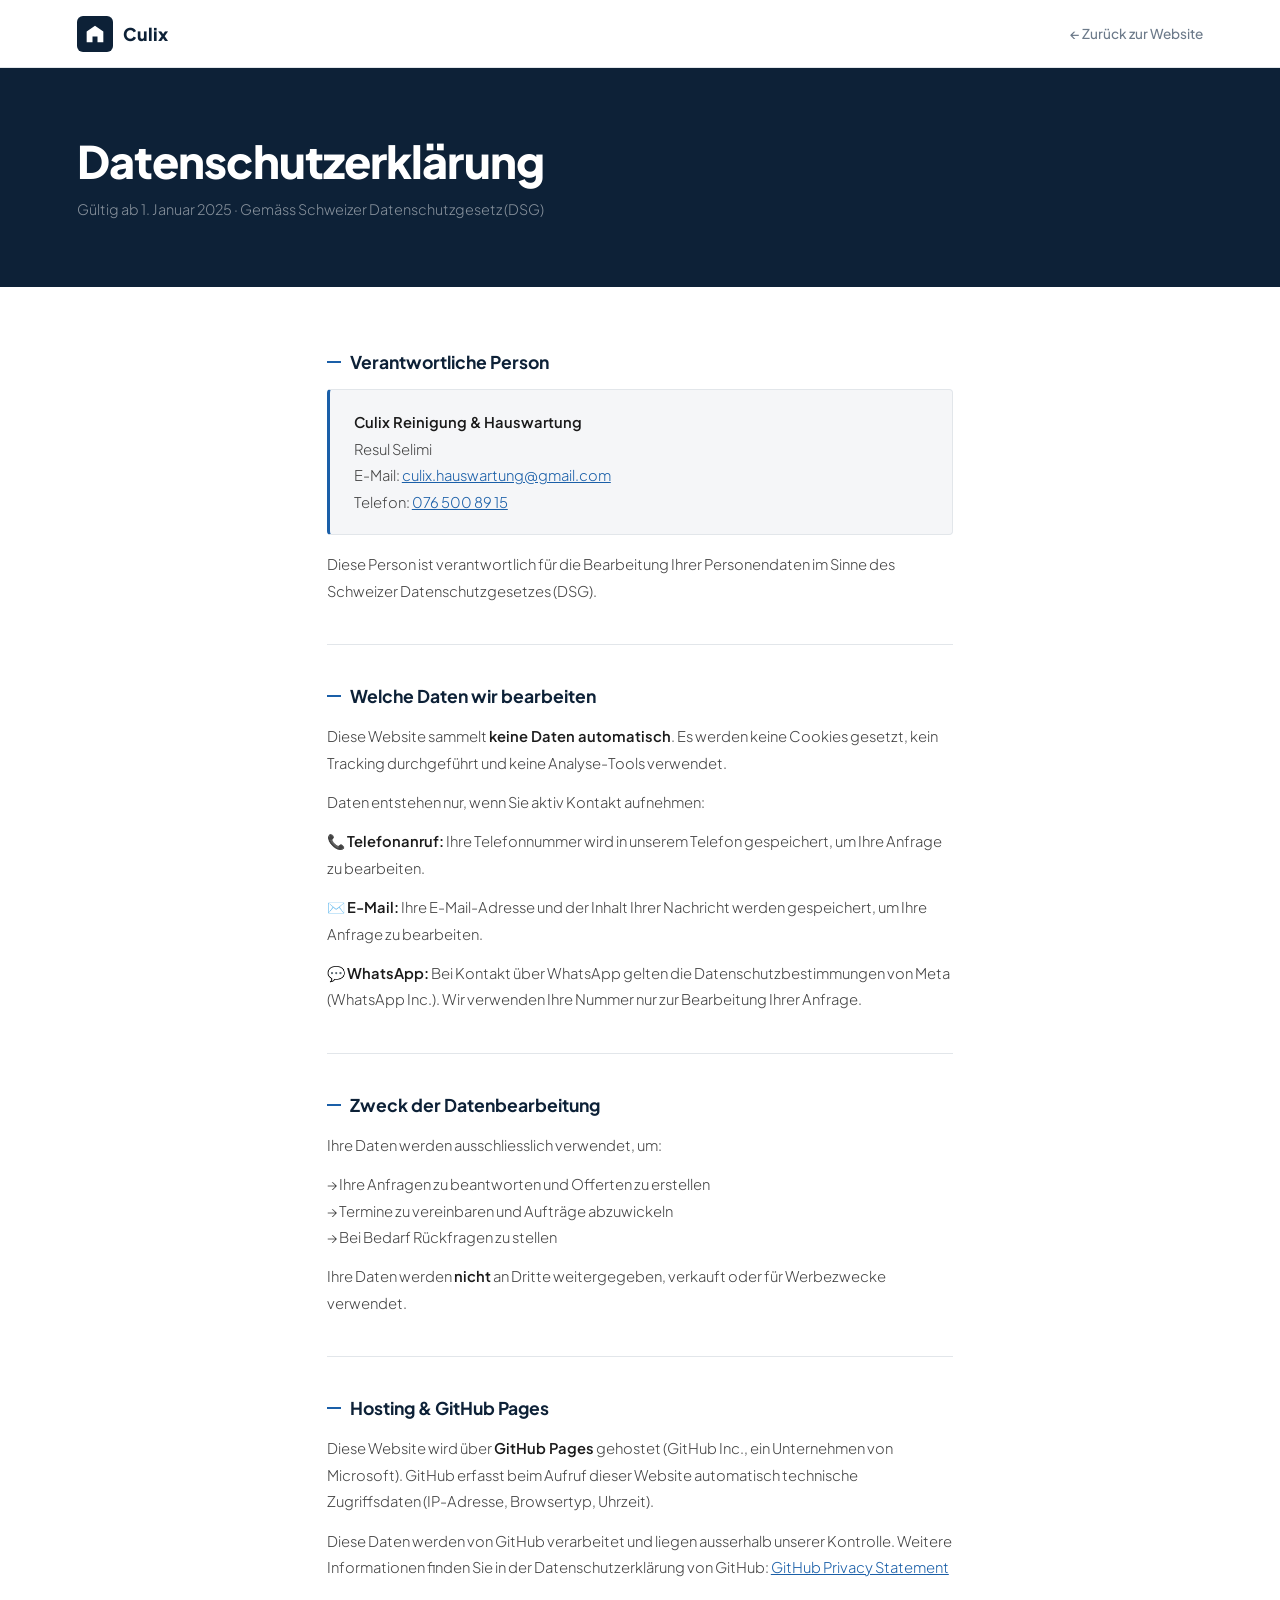
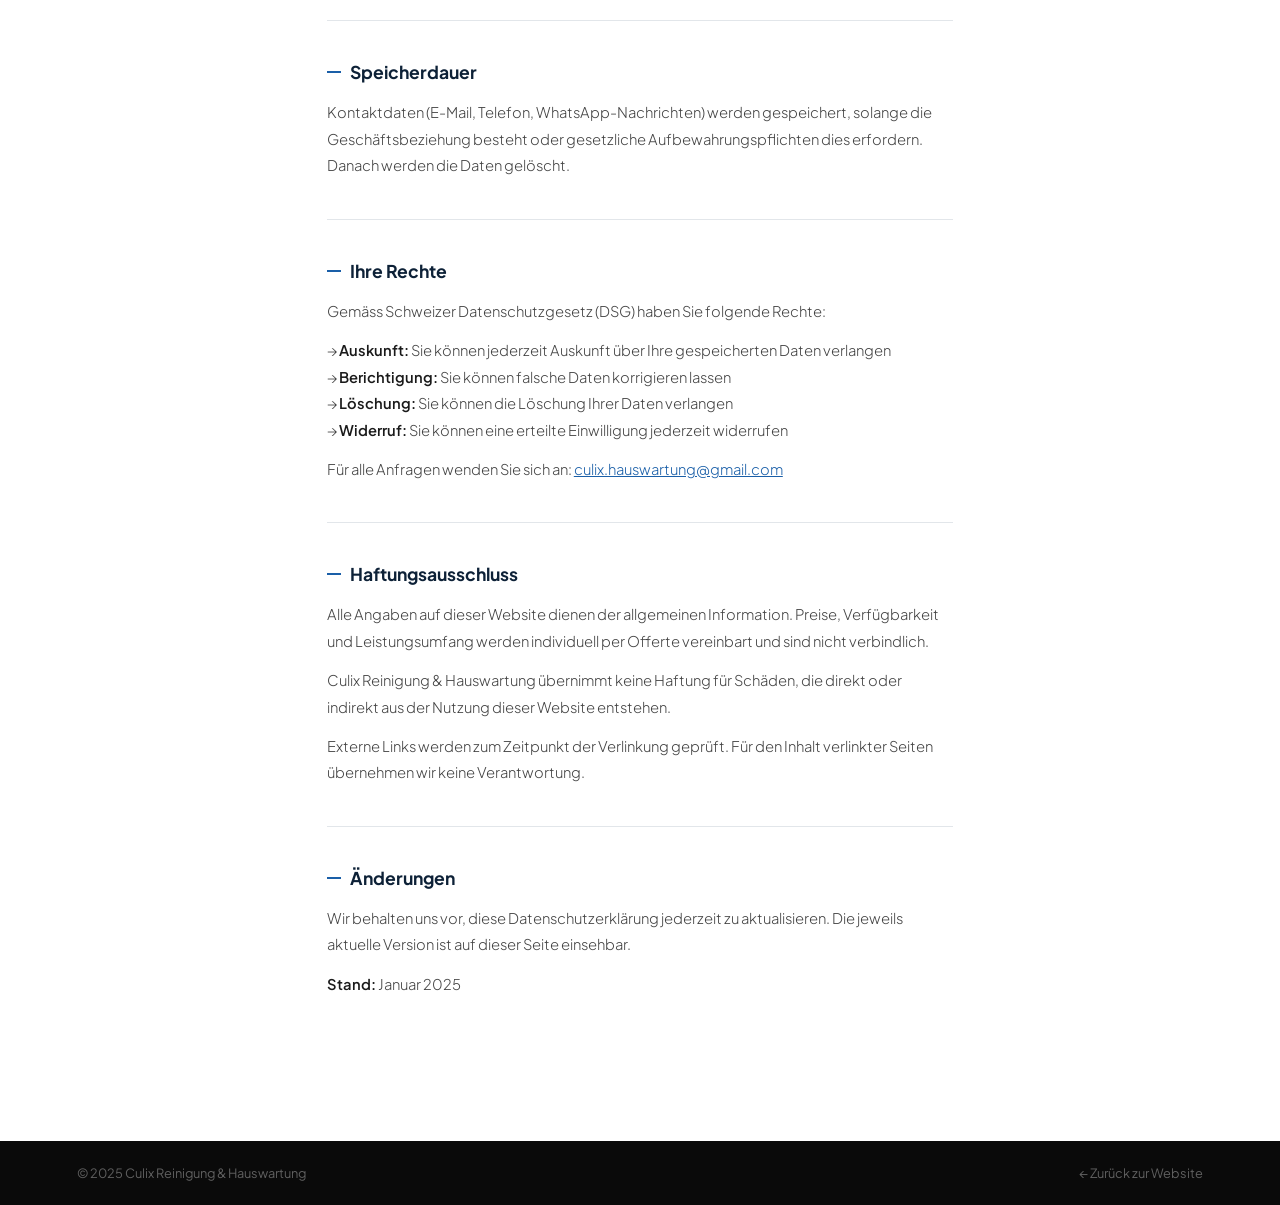
<file: datenschutz.html>
<!DOCTYPE html>
<html lang="de">
<head>
  <meta charset="UTF-8" />
  <meta name="viewport" content="width=device-width, initial-scale=1.0" />
  <title>Datenschutzerklärung – Culix Reinigung & Hauswartung</title>
  <link rel="preconnect" href="https://fonts.googleapis.com" />
  <link href="https://fonts.googleapis.com/css2?family=Plus+Jakarta+Sans:wght@300;400;500;600;700;800&display=swap" rel="stylesheet" />
  <style>
    *, *::before, *::after { box-sizing: border-box; margin: 0; padding: 0; }
    :root {
      --navy: #0d2137;
      --blue: #1a5fa8;
      --blue-lt: #2b7fd4;
      --white: #ffffff;
      --off: #f5f6f8;
      --muted: #6c7a8a;
      --border: #e2e6ea;
    }
    body { font-family: 'Plus Jakarta Sans', sans-serif; color: #1a1a1a; background: var(--white); }

    nav {
      display: flex; align-items: center; justify-content: space-between;
      padding: 0 6%; height: 68px;
      background: white; border-bottom: 1px solid var(--border);
    }
    .logo { display: flex; align-items: center; gap: 10px; text-decoration: none; }
    .logo-mark { width: 36px; height: 36px; background: var(--navy); border-radius: 6px; display: flex; align-items: center; justify-content: center; }
    .logo-mark svg { width: 20px; height: 20px; }
    .logo-name { font-weight: 800; font-size: 1.1rem; color: var(--navy); }
    .back-link { font-size: 0.85rem; font-weight: 500; color: var(--muted); text-decoration: none; display: flex; align-items: center; gap: 0.4rem; }
    .back-link:hover { color: var(--blue); }

    .hero {
      background: var(--navy);
      padding: 4rem 6%;
    }
    .hero h1 { font-size: clamp(1.8rem, 4vw, 2.8rem); font-weight: 800; color: white; letter-spacing: -0.02em; margin-bottom: 0.5rem; }
    .hero p { color: rgba(255,255,255,0.5); font-size: 0.9rem; }

    .content { max-width: 780px; margin: 0 auto; padding: 4rem 6%; }

    .section { margin-bottom: 2.5rem; padding-bottom: 2.5rem; border-bottom: 1px solid var(--border); }
    .section:last-child { border-bottom: none; }

    h2 { font-size: 1.1rem; font-weight: 700; color: var(--navy); margin-bottom: 1rem; display: flex; align-items: center; gap: 0.6rem; }
    h2::before { content: ''; width: 14px; height: 2px; background: var(--blue); flex-shrink: 0; }
    p { font-size: 0.92rem; color: #444; line-height: 1.8; margin-bottom: 0.8rem; font-weight: 300; }
    p:last-child { margin-bottom: 0; }
    a { color: var(--blue); }
    strong { font-weight: 600; color: #1a1a1a; }

    .info-box {
      background: var(--off); border: 1px solid var(--border);
      border-left: 3px solid var(--blue);
      border-radius: 4px; padding: 1.2rem 1.5rem;
      margin-bottom: 1rem;
    }
    .info-box p { margin: 0; }

    footer { background: #0a0a0a; color: rgba(255,255,255,0.35); padding: 1.5rem 6%; display: flex; justify-content: space-between; align-items: center; flex-wrap: wrap; gap: 1rem; font-size: 0.8rem; }
    footer a { color: rgba(255,255,255,0.35); text-decoration: none; }
    footer a:hover { color: white; }
  </style>
</head>
<body>

<nav>
  <a class="logo" href="index.html">
    <div class="logo-mark"><svg viewBox="0 0 24 24" fill="none"><path d="M12 2L2 9v13h7v-7h6v7h7V9L12 2z" fill="white"/></svg></div>
    <span class="logo-name">Culix</span>
  </a>
  <a class="back-link" href="index.html">← Zurück zur Website</a>
</nav>

<div class="hero">
  <h1>Datenschutzerklärung</h1>
  <p>Gültig ab 1. Januar 2025 · Gemäss Schweizer Datenschutzgesetz (DSG)</p>
</div>

<div class="content">

  <div class="section">
    <h2>Verantwortliche Person</h2>
    <div class="info-box">
      <p><strong>Culix Reinigung & Hauswartung</strong><br/>
      Resul Selimi<br/>
      E-Mail: <a href="mailto:culix.hauswartung@gmail.com">culix.hauswartung@gmail.com</a><br/>
      Telefon: <a href="tel:+41765008915">076 500 89 15</a></p>
    </div>
    <p>Diese Person ist verantwortlich für die Bearbeitung Ihrer Personendaten im Sinne des Schweizer Datenschutzgesetzes (DSG).</p>
  </div>

  <div class="section">
    <h2>Welche Daten wir bearbeiten</h2>
    <p>Diese Website sammelt <strong>keine Daten automatisch</strong>. Es werden keine Cookies gesetzt, kein Tracking durchgeführt und keine Analyse-Tools verwendet.</p>
    <p>Daten entstehen nur, wenn Sie aktiv Kontakt aufnehmen:</p>
    <p>📞 <strong>Telefonanruf:</strong> Ihre Telefonnummer wird in unserem Telefon gespeichert, um Ihre Anfrage zu bearbeiten.</p>
    <p>✉️ <strong>E-Mail:</strong> Ihre E-Mail-Adresse und der Inhalt Ihrer Nachricht werden gespeichert, um Ihre Anfrage zu bearbeiten.</p>
    <p>💬 <strong>WhatsApp:</strong> Bei Kontakt über WhatsApp gelten die Datenschutzbestimmungen von Meta (WhatsApp Inc.). Wir verwenden Ihre Nummer nur zur Bearbeitung Ihrer Anfrage.</p>
  </div>

  <div class="section">
    <h2>Zweck der Datenbearbeitung</h2>
    <p>Ihre Daten werden ausschliesslich verwendet, um:</p>
    <p>→ Ihre Anfragen zu beantworten und Offerten zu erstellen<br/>
    → Termine zu vereinbaren und Aufträge abzuwickeln<br/>
    → Bei Bedarf Rückfragen zu stellen</p>
    <p>Ihre Daten werden <strong>nicht</strong> an Dritte weitergegeben, verkauft oder für Werbezwecke verwendet.</p>
  </div>

  <div class="section">
    <h2>Hosting & GitHub Pages</h2>
    <p>Diese Website wird über <strong>GitHub Pages</strong> gehostet (GitHub Inc., ein Unternehmen von Microsoft). GitHub erfasst beim Aufruf dieser Website automatisch technische Zugriffsdaten (IP-Adresse, Browsertyp, Uhrzeit).</p>
    <p>Diese Daten werden von GitHub verarbeitet und liegen ausserhalb unserer Kontrolle. Weitere Informationen finden Sie in der Datenschutzerklärung von GitHub: <a href="https://docs.github.com/en/site-policy/privacy-policies/github-privacy-statement" target="_blank">GitHub Privacy Statement</a></p>
  </div>

  <div class="section">
    <h2>Speicherdauer</h2>
    <p>Kontaktdaten (E-Mail, Telefon, WhatsApp-Nachrichten) werden gespeichert, solange die Geschäftsbeziehung besteht oder gesetzliche Aufbewahrungspflichten dies erfordern. Danach werden die Daten gelöscht.</p>
  </div>

  <div class="section">
    <h2>Ihre Rechte</h2>
    <p>Gemäss Schweizer Datenschutzgesetz (DSG) haben Sie folgende Rechte:</p>
    <p>→ <strong>Auskunft:</strong> Sie können jederzeit Auskunft über Ihre gespeicherten Daten verlangen<br/>
    → <strong>Berichtigung:</strong> Sie können falsche Daten korrigieren lassen<br/>
    → <strong>Löschung:</strong> Sie können die Löschung Ihrer Daten verlangen<br/>
    → <strong>Widerruf:</strong> Sie können eine erteilte Einwilligung jederzeit widerrufen</p>
    <p>Für alle Anfragen wenden Sie sich an: <a href="mailto:culix.hauswartung@gmail.com">culix.hauswartung@gmail.com</a></p>
  </div>

  <div class="section">
    <h2>Haftungsausschluss</h2>
    <p>Alle Angaben auf dieser Website dienen der allgemeinen Information. Preise, Verfügbarkeit und Leistungsumfang werden individuell per Offerte vereinbart und sind nicht verbindlich.</p>
    <p>Culix Reinigung & Hauswartung übernimmt keine Haftung für Schäden, die direkt oder indirekt aus der Nutzung dieser Website entstehen.</p>
    <p>Externe Links werden zum Zeitpunkt der Verlinkung geprüft. Für den Inhalt verlinkter Seiten übernehmen wir keine Verantwortung.</p>
  </div>

  <div class="section">
    <h2>Änderungen</h2>
    <p>Wir behalten uns vor, diese Datenschutzerklärung jederzeit zu aktualisieren. Die jeweils aktuelle Version ist auf dieser Seite einsehbar.</p>
    <p><strong>Stand:</strong> Januar 2025</p>
  </div>

</div>

<footer>
  <span>© 2025 Culix Reinigung & Hauswartung</span>
  <a href="index.html">← Zurück zur Website</a>
</footer>

</body>
</html>
</file>
